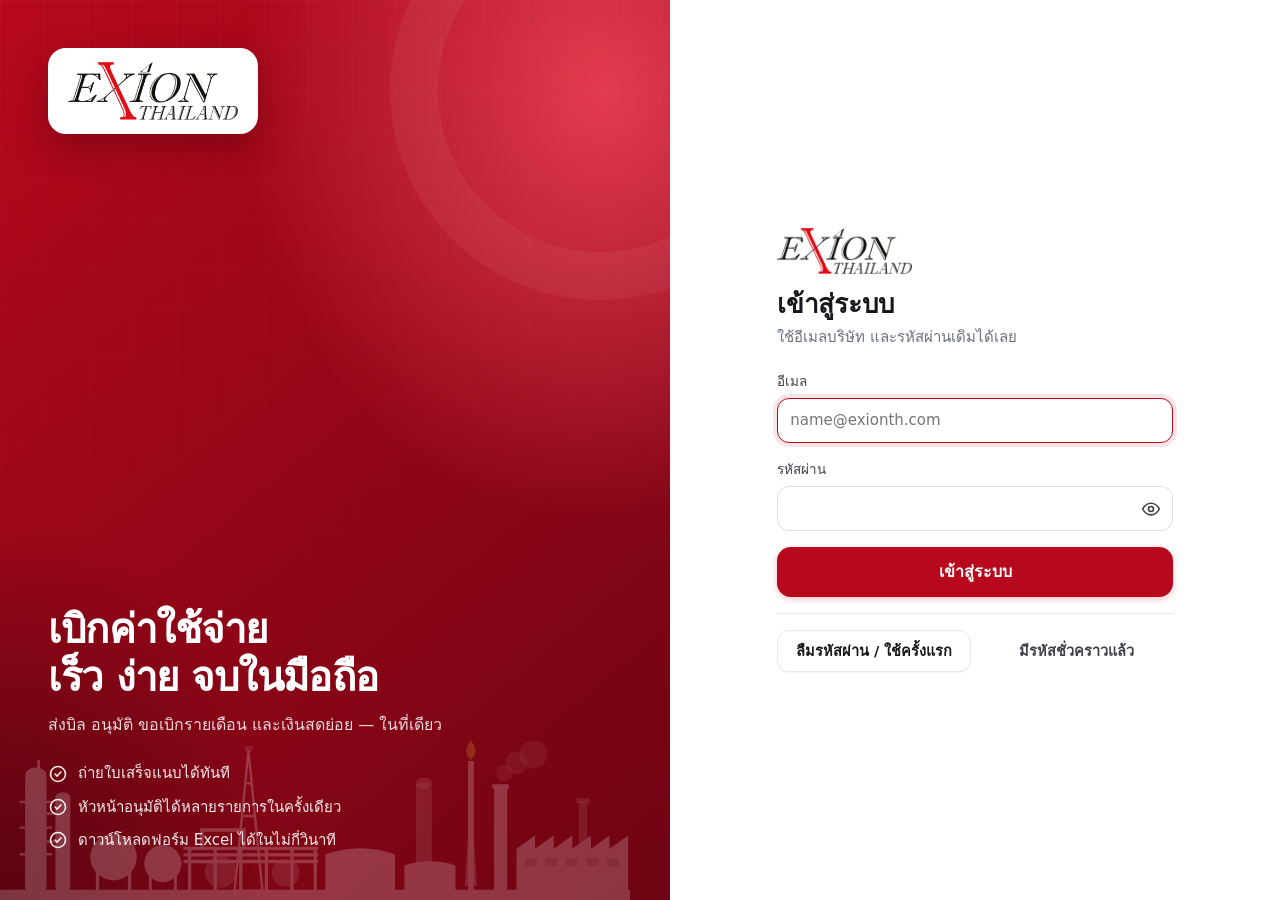
<file: index.html>
<!doctype html>
<html lang="th">
<head>
  <meta charset="utf-8">
  <meta http-equiv="Content-Security-Policy" content="default-src 'none'; script-src 'self'; style-src 'self' 'unsafe-inline' https://fonts.googleapis.com; font-src https://fonts.gstatic.com; img-src 'self' data: blob: https://*.supabase.co; connect-src 'self' https://*.supabase.co wss://*.supabase.co; frame-src https://*.supabase.co; worker-src 'self'; manifest-src 'self'; object-src 'none'; base-uri 'none'; form-action 'self'">
  <meta name="referrer" content="strict-origin-when-cross-origin">
  <meta name="viewport" content="width=device-width, initial-scale=1, viewport-fit=cover">
  <title>EXION Expense</title>
  <meta name="description" content="ระบบเบิกค่าใช้จ่ายและเงินสดย่อย Exion Thailand">
  <meta name="theme-color" content="#B7081D">
  <meta name="apple-mobile-web-app-capable" content="yes">
  <meta name="mobile-web-app-capable" content="yes">
  <meta name="apple-mobile-web-app-status-bar-style" content="default">
  <meta name="apple-mobile-web-app-title" content="EXION">
  <link rel="manifest" href="manifest.webmanifest">
  <link rel="icon" href="icons/favicon-64.png" type="image/png">
  <link rel="apple-touch-icon" href="icons/apple-touch-icon.png">
  <link rel="preconnect" href="https://fonts.googleapis.com">
  <link rel="preconnect" href="https://fonts.gstatic.com" crossorigin>
  <link rel="stylesheet" href="https://fonts.googleapis.com/css2?family=IBM+Plex+Sans+Thai:wght@400;500;600;700&display=swap">
  <link rel="stylesheet" href="css/app.css?v=10.4.32">
  <script src="config.js?v=10.4.32"></script>
  <script src="js/csp.js?v=10.4.32"></script>
  <script src="vendor/supabase-2.117.2.js" integrity="sha384-Rj26LVGvoeRVR6+mwQmFfcR3QOBEwT+ZmuCWpuiqeTzJpCs0ER4ITAWGb4Hiy3Ok" crossorigin="anonymous"></script>
  <script type="module" src="js/main.js?v=10.4.32"></script>
</head>
<body>
  <div id="app"><div style="min-height:100vh;display:grid;place-items:center"><span class="spin"></span></div></div>
  <noscript>กรุณาเปิด JavaScript เพื่อใช้งานระบบ</noscript>
</body>
</html>
</file>
<file: css/app.css>
/* ════════════════════════════════════════════════════════════════════
   EXION Expense — Design system v10 (Supabase edition)
   ฟอนต์ IBM Plex Sans Thai · สีหลักแดง EXION · การ์ดขาวพื้นเทาอ่อน
   หน้าเพจใช้คลาสในไฟล์นี้เท่านั้น (ไม่มี <style> ในแต่ละหน้า)
   ════════════════════════════════════════════════════════════════════ */
:root {
  --brand: #B7081D; --brand-600: #9E0719; --brand-700: #7F0514; --brand-50: #FDF1F2; --brand-100: #FBE0E3;
  --ink: #17181C; --ink-2: #3D4049; --muted: #6B7080; --faint: #9AA0AE;
  --line: #E7E9EE; --line-2: #F0F1F4; --bg: #F5F6F8; --surface: #FFFFFF; --surface-2: #FAFBFC;
  --ok: #138A4B; --ok-bg: #E8F6EE; --warn: #B4610B; --warn-bg: #FEF4E6; --bad: #C8202F; --bad-bg: #FDECEE;
  --info: #2459D1; --info-bg: #EBF1FD; --violet: #6D3FD6; --violet-bg: #F1ECFD; --teal: #0E7C74; --teal-bg: #E6F5F3;
  --r-xs: 8px; --r-sm: 10px; --r: 14px; --r-lg: 18px; --r-xl: 24px;
  --sh-1: 0 1px 2px rgba(23, 24, 28, .05); --sh-2: 0 2px 8px rgba(23, 24, 28, .06), 0 1px 2px rgba(23, 24, 28, .04);
  --sh-3: 0 12px 32px rgba(23, 24, 28, .12), 0 2px 6px rgba(23, 24, 28, .06);
  --font: 'IBM Plex Sans Thai', 'Noto Sans Thai', system-ui, -apple-system, 'Segoe UI', sans-serif;
  --side-w: 256px; --top-h: 60px; --nav-h: 64px;
  --safe-b: env(safe-area-inset-bottom, 0px);
}
*, *::before, *::after { box-sizing: border-box; }
html { -webkit-text-size-adjust: 100%; }
body { margin: 0; font-family: var(--font); font-size: 15px; line-height: 1.55; color: var(--ink); background: var(--bg);
  -webkit-font-smoothing: antialiased; -webkit-tap-highlight-color: transparent; }
h1, h2, h3, h4 { margin: 0; line-height: 1.3; font-weight: 600; letter-spacing: -.01em; }
h1 { font-size: 22px; } h2 { font-size: 18px; } h3 { font-size: 16px; } h4 { font-size: 14px; }
p { margin: 0; }
a { color: var(--brand); text-decoration: none; }
button, input, select, textarea { font: inherit; color: inherit; }
img { max-width: 100%; display: block; }
svg.i { width: 20px; height: 20px; flex: none; stroke: currentColor; fill: none; stroke-width: 1.9; stroke-linecap: round; stroke-linejoin: round; }
svg.i.sm { width: 16px; height: 16px; } svg.i.lg { width: 24px; height: 24px; }
.num, .amount { font-variant-numeric: tabular-nums; }
.amount { font-weight: 600; white-space: nowrap; }
.muted { color: var(--muted); } .faint { color: var(--faint); } .text-sm { font-size: 13px; } .text-xs { font-size: 12px; }
.text-lg { font-size: 17px; } .text-right { text-align: right; } .text-center { text-align: center; } .bold { font-weight: 600; }
.ok-text { color: var(--ok); } .bad-text { color: var(--bad); } .warn-text { color: var(--warn); } .brand-text { color: var(--brand); }
.nowrap { white-space: nowrap; } .ellipsis { overflow: hidden; text-overflow: ellipsis; white-space: nowrap; min-width: 0; }
.flex { display: flex; align-items: center; gap: 8px; } .flex.wrap { flex-wrap: wrap; } .between { justify-content: space-between; }
.col { display: flex; flex-direction: column; gap: 8px; } .grow { flex: 1; min-width: 0; }
.gap-4 { gap: 4px; } .gap-12 { gap: 12px; } .gap-16 { gap: 16px; }
.mt-4 { margin-top: 4px; } .mt-8 { margin-top: 8px; } .mt-12 { margin-top: 12px; } .mt-16 { margin-top: 16px; } .mt-24 { margin-top: 24px; }
.mb-8 { margin-bottom: 8px; } .mb-12 { margin-bottom: 12px; } .mb-16 { margin-bottom: 16px; }
.hidden { display: none !important; }
.stack > * + * { margin-top: 16px; }
.stack-sm > * + * { margin-top: 10px; }

/* ═══════════ App shell ═══════════ */
.app { min-height: 100vh; }
.sidebar { display: none; }
.topbar { position: sticky; top: 0; z-index: 30; height: var(--top-h); display: flex; align-items: center; gap: 10px; padding: 0 16px;
  background: rgba(255, 255, 255, .86); backdrop-filter: saturate(1.6) blur(14px); -webkit-backdrop-filter: saturate(1.6) blur(14px);
  border-bottom: 1px solid var(--line); }
.topbar .back { margin-left: -8px; }
.topbar .title { flex: 1; min-width: 0; font-size: 17px; font-weight: 600; overflow: hidden; text-overflow: ellipsis; white-space: nowrap; }
.topbar .brand-mini { display: flex; align-items: center; gap: 8px; }
.main { padding: 16px 16px calc(var(--nav-h) + var(--safe-b) + 28px); max-width: 1120px; margin: 0 auto; }
.logo-mark { width: 34px; height: 34px; border-radius: 10px; background: var(--brand); color: #fff; display: grid; place-items: center;
  font-weight: 700; font-size: 14px; letter-spacing: .02em; flex: none; box-shadow: 0 4px 10px rgba(183, 8, 29, .25); }
.logo-mark img { width: 100%; height: 100%; object-fit: contain; border-radius: inherit; background: #fff; }

.bottom-nav { position: fixed; left: 0; right: 0; bottom: 0; z-index: 40; display: flex; height: calc(var(--nav-h) + var(--safe-b));
  padding-bottom: var(--safe-b); background: rgba(255, 255, 255, .96); backdrop-filter: blur(14px); -webkit-backdrop-filter: blur(14px);
  border-top: 1px solid var(--line); }
.bottom-nav a, .bottom-nav button { flex: 1; display: flex; flex-direction: column; align-items: center; justify-content: center; gap: 2px;
  color: var(--muted); font-size: 11px; font-weight: 500; background: none; border: 0; position: relative; cursor: pointer; padding: 0; min-width: 0; }
.bottom-nav .active { color: var(--brand); }
.bottom-nav .active svg.i { stroke-width: 2.3; }
.bottom-nav .fab { flex: 0 0 64px; }
.bottom-nav .fab span.fab-btn { width: 48px; height: 48px; border-radius: 16px; background: var(--brand); color: #fff; display: grid; place-items: center;
  box-shadow: 0 6px 16px rgba(183, 8, 29, .35); margin-top: -18px; }
.nav-badge { position: absolute; top: 6px; left: calc(50% + 6px); min-width: 18px; height: 18px; padding: 0 5px; border-radius: 9px; background: var(--brand);
  color: #fff; font-size: 11px; font-weight: 600; display: grid; place-items: center; line-height: 1; border: 2px solid #fff; }

@media (min-width: 1024px) {
  .app { display: grid; grid-template-columns: var(--side-w) 1fr; }
  .sidebar { display: flex; flex-direction: column; position: sticky; top: 0; height: 100vh; background: var(--surface); border-right: 1px solid var(--line);
    padding: 18px 14px; gap: 6px; overflow-y: auto; }
  .bottom-nav, .hide-desktop { display: none !important; }
  .main { padding: 24px 32px 48px; }
  .topbar { padding: 0 32px; }
  .topbar .back { display: none; }
}
@media (max-width: 1023px) { .hide-mobile { display: none !important; } }
.side-brand { display: flex; align-items: center; gap: 10px; padding: 4px 8px 14px; }
.side-brand .t1 { font-weight: 700; font-size: 15px; line-height: 1.2; } .side-brand .t2 { font-size: 12px; color: var(--muted); }
.side-section { font-size: 11px; font-weight: 600; letter-spacing: .06em; color: var(--faint); text-transform: uppercase; padding: 14px 10px 4px; }
.side-link { display: flex; align-items: center; gap: 11px; padding: 9px 10px; border-radius: 10px; color: var(--ink-2); font-weight: 500; font-size: 14.5px; position: relative; }
.side-link:hover { background: var(--line-2); }
.side-link.active { background: var(--brand-50); color: var(--brand); }
.side-link .cnt { margin-left: auto; background: var(--brand); color: #fff; font-size: 11px; font-weight: 600; border-radius: 10px; padding: 1px 7px; }
.side-foot { margin-top: auto; padding-top: 12px; border-top: 1px solid var(--line); }
.app-switch { display: grid; grid-template-columns: 1fr 1fr; background: var(--line-2); border-radius: 12px; padding: 4px; gap: 4px; }
.app-switch a { text-align: center; padding: 7px 4px; border-radius: 9px; font-size: 13px; font-weight: 500; color: var(--muted); }
.app-switch a.on { background: var(--surface); color: var(--ink); box-shadow: var(--sh-1); }

.user-chip { display: flex; align-items: center; gap: 10px; padding: 8px; border-radius: 12px; cursor: pointer; background: none; border: 0; width: 100%; text-align: left; }
.user-chip:hover { background: var(--line-2); }
.avatar { width: 36px; height: 36px; border-radius: 50%; display: grid; place-items: center; font-weight: 600; font-size: 14px; flex: none;
  background: linear-gradient(135deg, #2B2D35, #4A4E5A); color: #fff; }
.avatar.sm { width: 30px; height: 30px; font-size: 12px; } .avatar.lg { width: 56px; height: 56px; font-size: 20px; }
.avatar.brand { background: linear-gradient(135deg, var(--brand), #E0384C); }

/* ═══════════ Page header ═══════════ */
.page-head { display: flex; align-items: flex-end; justify-content: space-between; gap: 12px; flex-wrap: wrap; margin-bottom: 16px; }
.page-head h1 { font-size: 24px; }
.page-head .sub { color: var(--muted); font-size: 14px; margin-top: 2px; }
.page-head .actions { display: flex; gap: 8px; flex-wrap: wrap; }
@media (max-width: 1023px) { .page-head h1 { font-size: 20px; } .page-head.compact h1 { display: none; } }

/* ═══════════ Cards ═══════════ */
.card { background: var(--surface); border: 1px solid var(--line); border-radius: var(--r-lg); box-shadow: var(--sh-1); }
.card.pad, .card .pad { padding: 16px; }
@media (min-width: 640px) { .card.pad, .card .pad { padding: 20px; } }
.card-head { display: flex; align-items: center; justify-content: space-between; gap: 10px; padding: 14px 16px; border-bottom: 1px solid var(--line-2); }
.card-head { flex-wrap: wrap; }
.card-head h3 { font-size: 15px; display: flex; align-items: center; gap: 8px; white-space: nowrap; }
.card-head .link { font-size: 13px; font-weight: 500; display: flex; align-items: center; gap: 2px; }
.card-foot { padding: 12px 16px; border-top: 1px solid var(--line-2); background: var(--surface-2); border-radius: 0 0 var(--r-lg) var(--r-lg); }
.grid { display: grid; gap: 16px; }
.grid-2 { display: grid; gap: 12px; grid-template-columns: repeat(2, minmax(0, 1fr)); }
.grid-3 { display: grid; gap: 12px; grid-template-columns: repeat(3, minmax(0, 1fr)); }
.grid-4 { display: grid; gap: 12px; grid-template-columns: repeat(2, minmax(0, 1fr)); }
@media (min-width: 760px) { .grid-4 { grid-template-columns: repeat(4, minmax(0, 1fr)); } .split { display: grid; grid-template-columns: minmax(0, 1.6fr) minmax(0, 1fr); gap: 16px; align-items: start; } }
@media (max-width: 759px) { .grid-3.collapse { grid-template-columns: 1fr; } .split > * + * { margin-top: 16px; } }

/* ═══════════ Hero + stats ═══════════ */
.hero { position: relative; overflow: hidden; border-radius: var(--r-xl); padding: 20px; color: #fff;
  background: radial-gradient(120% 140% at 100% 0%, #E33B50 0%, rgba(227, 59, 80, 0) 55%), linear-gradient(135deg, #B7081D 0%, #7F0514 100%);
  box-shadow: 0 10px 30px rgba(127, 5, 20, .25); }
.hero.dark { background: radial-gradient(120% 140% at 100% 0%, #4A4E5A 0%, rgba(74, 78, 90, 0) 55%), linear-gradient(135deg, #22242B 0%, #111216 100%); box-shadow: 0 10px 30px rgba(17, 18, 22, .25); }
.hero.green { background: radial-gradient(120% 140% at 100% 0%, #2BB673 0%, rgba(43, 182, 115, 0) 55%), linear-gradient(135deg, #138A4B 0%, #0B5E33 100%); box-shadow: 0 10px 30px rgba(11, 94, 51, .25); }
.hero::after { content: ''; position: absolute; right: -60px; bottom: -80px; width: 220px; height: 220px; border-radius: 50%; border: 36px solid rgba(255, 255, 255, .06); }
.hero .eyebrow { font-size: 13px; opacity: .85; }
.hero .big { font-size: 34px; font-weight: 700; letter-spacing: -.02em; line-height: 1.15; font-variant-numeric: tabular-nums; }
.hero .hero-stats { display: grid; grid-template-columns: repeat(3, minmax(0, 1fr)); gap: 8px; margin-top: 18px; position: relative; z-index: 1; }
.hero .hs { background: rgba(255, 255, 255, .12); border-radius: 12px; padding: 10px 12px; min-width: 0; }
.hero .hs .v { font-size: 18px; font-weight: 600; font-variant-numeric: tabular-nums; white-space: nowrap; overflow: hidden; text-overflow: ellipsis; }
.hero .hs .l { font-size: 12px; opacity: .85; }
.hero .btn { position: relative; z-index: 1; }
.stat { background: var(--surface); border: 1px solid var(--line); border-radius: var(--r); padding: 14px 16px; min-width: 0; }
.stat .l { font-size: 13px; color: var(--muted); display: flex; align-items: center; gap: 6px; }
.stat .v { font-size: 22px; font-weight: 650; margin-top: 2px; font-variant-numeric: tabular-nums; white-space: nowrap; overflow: hidden; text-overflow: ellipsis; }
.stat .d { font-size: 12px; margin-top: 2px; color: var(--muted); }
.stat.warn .v { color: var(--warn); } .stat.ok .v { color: var(--ok); } .stat.bad .v { color: var(--bad); } .stat.brand .v { color: var(--brand); }

/* ═══════════ Buttons ═══════════ */
.btn { display: inline-flex; align-items: center; justify-content: center; gap: 8px; min-height: 42px; padding: 0 16px; border-radius: 12px;
  border: 1px solid transparent; font-weight: 600; font-size: 14.5px; cursor: pointer; white-space: nowrap; transition: background .15s, box-shadow .15s, transform .05s;
  background: var(--line-2); color: var(--ink); user-select: none; }
.btn:active { transform: translateY(1px); }
.btn:disabled, .btn[aria-disabled=true] { opacity: .5; pointer-events: none; }
.btn-primary { background: var(--brand); color: #fff; box-shadow: 0 2px 6px rgba(183, 8, 29, .25); }
.btn-primary:hover { background: var(--brand-600); }
.btn-secondary { background: var(--surface); border-color: var(--line); color: var(--ink); box-shadow: var(--sh-1); }
.btn-secondary:hover { border-color: #D5D8DF; background: var(--surface-2); }
.btn-ghost { background: transparent; color: var(--ink-2); }
.btn-ghost:hover { background: var(--line-2); }
.btn-danger { background: var(--bad-bg); color: var(--bad); } .btn-danger:hover { background: #FAD9DD; }
.btn-danger.solid { background: var(--bad); color: #fff; }
.btn-success { background: var(--ok); color: #fff; } .btn-success:hover { background: #0F7440; }
.btn-white { background: #fff; color: var(--brand); } .btn-white:hover { background: #FFF5F6; }
.btn-glass { background: rgba(255, 255, 255, .16); color: #fff; } .btn-glass:hover { background: rgba(255, 255, 255, .24); }
.btn-sm { min-height: 34px; padding: 0 12px; font-size: 13.5px; border-radius: 10px; gap: 6px; }
.btn-lg { min-height: 50px; font-size: 16px; padding: 0 22px; border-radius: 14px; }
.btn-block { width: 100%; }
.btn-icon { width: 40px; min-height: 40px; padding: 0; border: 0; border-radius: 12px; background: transparent; cursor: pointer; display: inline-grid; place-items: center; color: var(--ink-2); position: relative; }
.btn-icon:hover { background: var(--line-2); }
.btn-icon.sm { width: 32px; min-height: 32px; border-radius: 9px; }
.btn .spin { width: 16px; height: 16px; border-width: 2px; }
.btn-row { display: flex; gap: 8px; flex-wrap: wrap; } .btn-row > .btn { flex: 1; }

/* ═══════════ Forms ═══════════ */
.field { display: flex; flex-direction: column; gap: 6px; min-width: 0; }
.field > label, .label { font-size: 13.5px; font-weight: 500; color: var(--ink-2); display: flex; align-items: center; gap: 6px; }
.field .req::after { content: ' *'; color: var(--bad); }
.field .opt { font-weight: 400; color: var(--faint); font-size: 12px; }
.hint { font-size: 12.5px; color: var(--muted); }
.err-text { font-size: 12.5px; color: var(--bad); }
.input, input.input, select.input, textarea.input { width: 100%; min-height: 44px; padding: 10px 12px; border: 1px solid #DCDFE5; border-radius: 12px; background: var(--surface);
  font-size: 15px; outline: none; transition: border-color .15s, box-shadow .15s; appearance: none; -webkit-appearance: none; }
textarea.input { min-height: 84px; resize: vertical; line-height: 1.5; }
select.input { padding-right: 36px; background-image: url("data:image/svg+xml,%3Csvg xmlns='http://www.w3.org/2000/svg' width='20' height='20' viewBox='0 0 24 24' fill='none' stroke='%236B7080' stroke-width='2' stroke-linecap='round' stroke-linejoin='round'%3E%3Cpath d='m6 9 6 6 6-6'/%3E%3C/svg%3E");
  background-repeat: no-repeat; background-position: right 10px center; }
.input:focus { border-color: var(--brand); box-shadow: 0 0 0 4px rgba(183, 8, 29, .1); }
.input.invalid { border-color: var(--bad); background: #FFFBFB; }
.input:disabled, .input[readonly] { background: var(--surface-2); color: var(--muted); }
.input-group { position: relative; display: flex; align-items: center; }
.input-group .input { flex: 1; }
.input-group .pre, .input-group .suf { position: absolute; color: var(--muted); font-size: 14px; pointer-events: none; }
.input-group .pre { left: 12px; } .input-group .suf { right: 12px; }
.input-group.has-pre .input { padding-left: 30px; } .input-group.has-suf .input { padding-right: 46px; }
.input.big { font-size: 22px; font-weight: 600; min-height: 54px; font-variant-numeric: tabular-nums; }
.form-grid { display: grid; gap: 14px; grid-template-columns: 1fr; }
@media (min-width: 640px) { .form-grid.two { grid-template-columns: 1fr 1fr; } .form-grid .span-2 { grid-column: 1 / -1; } }
.seg { display: inline-flex; background: var(--line-2); border-radius: 12px; padding: 3px; gap: 2px; max-width: 100%; overflow-x: auto; }
.seg button { border: 0; background: transparent; padding: 7px 14px; border-radius: 9px; font-size: 13.5px; font-weight: 500; color: var(--muted); cursor: pointer; white-space: nowrap; }
.seg button.on { background: var(--surface); color: var(--ink); box-shadow: var(--sh-1); }
.check { display: flex; align-items: center; gap: 10px; cursor: pointer; font-size: 14px; }
.check input { width: 20px; height: 20px; accent-color: var(--brand); flex: none; margin: 0; }
.cat-picker { display: grid; grid-template-columns: repeat(auto-fill, minmax(96px, 1fr)); gap: 8px; }
.cat-opt { display: flex; flex-direction: column; align-items: center; gap: 6px; padding: 12px 6px; border: 1px solid var(--line); border-radius: 14px; background: var(--surface);
  cursor: pointer; font-size: 12.5px; font-weight: 500; text-align: center; color: var(--ink-2); line-height: 1.25; }
.cat-opt:hover { border-color: #D5D8DF; }
.cat-opt.on { border-color: var(--brand); background: var(--brand-50); color: var(--brand); box-shadow: 0 0 0 3px rgba(183, 8, 29, .08); }

/* ═══════════ Badges / chips ═══════════ */
.badge { display: inline-flex; align-items: center; gap: 5px; height: 24px; padding: 0 9px; border-radius: 999px; font-size: 12px; font-weight: 600; white-space: nowrap;
  background: var(--line-2); color: var(--ink-2); }
.badge::before { content: ''; width: 6px; height: 6px; border-radius: 50%; background: currentColor; opacity: .9; }
.badge.plain::before { display: none; }
.b-pending { background: var(--warn-bg); color: var(--warn); } .b-approved, .b-ok { background: var(--ok-bg); color: var(--ok); }
.b-rejected, .b-bad { background: var(--bad-bg); color: var(--bad); } .b-info { background: var(--info-bg); color: var(--info); }
.b-violet { background: var(--violet-bg); color: var(--violet); } .b-teal, .b-paid { background: var(--teal-bg); color: var(--teal); }
.b-neutral { background: var(--line-2); color: var(--muted); } .b-brand { background: var(--brand-50); color: var(--brand); }
.chips { display: flex; gap: 6px; overflow-x: auto; padding-bottom: 2px; scrollbar-width: none; } .chips::-webkit-scrollbar { display: none; }
.chip { flex: none; height: 34px; padding: 0 14px; border-radius: 999px; border: 1px solid var(--line); background: var(--surface); font-size: 13.5px; font-weight: 500;
  color: var(--ink-2); cursor: pointer; display: inline-flex; align-items: center; gap: 6px; }
.chip.on { background: var(--ink); border-color: var(--ink); color: #fff; }
.chip .n { font-size: 11.5px; background: rgba(0, 0, 0, .07); border-radius: 8px; padding: 0 6px; }
.chip.on .n { background: rgba(255, 255, 255, .2); }

/* ═══════════ Lists ═══════════ */
.list { display: flex; flex-direction: column; }
.row { display: flex; align-items: center; gap: 12px; padding: 12px 16px; border-bottom: 1px solid var(--line-2); min-width: 0; background: transparent; width: 100%;
  text-align: left; border-left: 0; border-right: 0; border-top: 0; color: inherit; }
.row:last-child { border-bottom: 0; }
a.row, button.row, .row.click { cursor: pointer; }
a.row:hover, button.row:hover, .row.click:hover { background: var(--surface-2); }
.row.selected { background: var(--brand-50); }
.row-icon { width: 40px; height: 40px; border-radius: 12px; display: grid; place-items: center; flex: none; background: var(--line-2); color: var(--ink-2); }
.row-icon.c-red { background: var(--brand-50); color: var(--brand); } .row-icon.c-green { background: var(--ok-bg); color: var(--ok); }
.row-icon.c-amber { background: var(--warn-bg); color: var(--warn); } .row-icon.c-blue { background: var(--info-bg); color: var(--info); }
.row-icon.c-violet { background: var(--violet-bg); color: var(--violet); } .row-icon.c-teal { background: var(--teal-bg); color: var(--teal); }
.row-main { flex: 1; min-width: 0; }
.row-title { font-weight: 550; font-size: 14.5px; overflow: hidden; text-overflow: ellipsis; white-space: nowrap; }
.row-sub { font-size: 12.5px; color: var(--muted); overflow: hidden; text-overflow: ellipsis; white-space: nowrap; }
.row-end { display: flex; flex-direction: column; align-items: flex-end; gap: 3px; flex: none; }
.row .check input { width: 20px; height: 20px; }
.group-label { font-size: 12px; font-weight: 600; color: var(--muted); padding: 14px 16px 6px; background: var(--surface-2); border-bottom: 1px solid var(--line-2);
  display: flex; justify-content: space-between; }
.group-label:first-child { border-radius: var(--r-lg) var(--r-lg) 0 0; }

/* ═══════════ Key/value detail ═══════════ */
.kv { display: grid; grid-template-columns: minmax(96px, 34%) 1fr; gap: 8px 12px; font-size: 14px; }
.kv dt { color: var(--muted); } .kv dd { margin: 0; font-weight: 500; word-break: break-word; }
.kv.tight { gap: 4px 10px; font-size: 13.5px; }
.kv-min { flex: 1 1 240px; min-width: 0; }   /* ไม่ให้ถูกบีบจนอีเมลแตกทีละตัวอักษร — ยอดเงินจะขึ้นบรรทัดใหม่แทน */

/* ═══════════ Tabs / toolbar ═══════════ */
.tabs { display: flex; gap: 4px; border-bottom: 1px solid var(--line); overflow-x: auto; scrollbar-width: none; margin-bottom: 16px; }
.tabs::-webkit-scrollbar { display: none; }
.tabs button, .tabs a { flex: none; border: 0; background: none; padding: 10px 12px; font-size: 14.5px; font-weight: 500; color: var(--muted); cursor: pointer;
  border-bottom: 2px solid transparent; margin-bottom: -1px; display: flex; align-items: center; gap: 6px; }
.tabs .on { color: var(--ink); border-bottom-color: var(--brand); }
.tabs .n { font-size: 12px; background: var(--line-2); border-radius: 8px; padding: 0 6px; color: var(--ink-2); }
.tabs .on .n { background: var(--brand); color: #fff; }
.toolbar { display: flex; gap: 8px; align-items: center; flex-wrap: wrap; margin-bottom: 12px; }
.search { position: relative; flex: 1; min-width: 180px; }
.search svg.i { position: absolute; left: 12px; top: 50%; transform: translateY(-50%); color: var(--faint); width: 18px; height: 18px; }
.search .input { padding-left: 38px; min-height: 40px; }

/* ═══════════ Table ═══════════ */
.table-wrap { overflow: auto; border: 1px solid var(--line); border-radius: var(--r); background: var(--surface); max-height: 70vh; }
table.tbl { width: 100%; border-collapse: separate; border-spacing: 0; font-size: 13.5px; }
.tbl th { position: sticky; top: 0; z-index: 1; background: var(--surface-2); text-align: left; font-weight: 600; color: var(--muted); font-size: 12.5px;
  padding: 10px 12px; border-bottom: 1px solid var(--line); white-space: nowrap; }
.tbl td { padding: 10px 12px; border-bottom: 1px solid var(--line-2); vertical-align: top; }
.tbl tr:last-child td { border-bottom: 0; }
.tbl tbody tr:hover td { background: var(--surface-2); }
.tbl .r { text-align: right; font-variant-numeric: tabular-nums; white-space: nowrap; }
.tbl tfoot td { position: sticky; bottom: 0; background: var(--surface-2); font-weight: 600; border-top: 1px solid var(--line); }
.tbl .sticky-col { position: sticky; left: 0; background: var(--surface); z-index: 1; }
.tbl th.sticky-col { z-index: 2; background: var(--surface-2); }

/* ═══════════ Alerts / empty / skeleton ═══════════ */
.alert { display: flex; gap: 10px; padding: 12px 14px; border-radius: var(--r); font-size: 14px; line-height: 1.5; background: var(--info-bg); color: #183E91; }
.alert svg.i { margin-top: 1px; }
.alert.warn { background: var(--warn-bg); color: #7A4108; } .alert.ok { background: var(--ok-bg); color: #0C5C32; } .alert.bad { background: var(--bad-bg); color: #8E1420; }
.alert.neutral { background: var(--line-2); color: var(--ink-2); }
.alert b { font-weight: 600; }
.empty { text-align: center; padding: 40px 20px; color: var(--muted); }
.empty .ic { width: 56px; height: 56px; border-radius: 18px; background: var(--line-2); display: grid; place-items: center; margin: 0 auto 12px; color: var(--faint); }
.empty .ic svg.i { width: 26px; height: 26px; }
.empty h3 { color: var(--ink); font-size: 16px; margin-bottom: 4px; }
.empty .btn { margin-top: 14px; }
.skel { background: linear-gradient(90deg, #ECEEF2 25%, #F5F6F8 37%, #ECEEF2 63%); background-size: 400% 100%; animation: sk 1.3s ease infinite; border-radius: 8px; }
@keyframes sk { 0% { background-position: 100% 50%; } 100% { background-position: 0 50%; } }
.skel-row { display: flex; gap: 12px; align-items: center; padding: 14px 16px; border-bottom: 1px solid var(--line-2); }
.skel-row .a { width: 40px; height: 40px; border-radius: 12px; } .skel-row .b { height: 12px; flex: 1; } .skel-row .c { height: 12px; width: 70px; }
.spin { width: 22px; height: 22px; border: 3px solid rgba(0, 0, 0, .1); border-top-color: var(--brand); border-radius: 50%; animation: spin .7s linear infinite; display: inline-block; }
.btn-primary .spin, .btn-success .spin { border-color: rgba(255, 255, 255, .35); border-top-color: #fff; }
@keyframes spin { to { transform: rotate(360deg); } }
.progress-bar { position: fixed; top: 0; left: 0; height: 3px; background: var(--brand); z-index: 100; transition: width .3s, opacity .3s; box-shadow: 0 0 8px rgba(183, 8, 29, .5); }

/* ═══════════ Steps (export stage) ═══════════ */
.steps { display: flex; align-items: flex-start; gap: 0; }
.steps .st { flex: 1; display: flex; flex-direction: column; align-items: center; text-align: center; font-size: 12px; color: var(--faint); position: relative; gap: 6px; }
.steps .st::before { content: ''; position: absolute; top: 11px; left: -50%; right: 50%; height: 2px; background: var(--line); z-index: 0; }
.steps .st:first-child::before { display: none; }
.steps .dot { width: 24px; height: 24px; border-radius: 50%; background: var(--surface); border: 2px solid var(--line); display: grid; place-items: center; position: relative; z-index: 1; }
.steps .dot svg.i { width: 14px; height: 14px; stroke-width: 3; }
.steps .st.done { color: var(--ok); } .steps .st.done .dot { background: var(--ok); border-color: var(--ok); color: #fff; } .steps .st.done::before { background: var(--ok); }
.steps .st.now { color: var(--warn); font-weight: 600; } .steps .st.now .dot { border-color: var(--warn); background: var(--warn-bg); }
.steps .st.fail { color: var(--bad); } .steps .st.fail .dot { background: var(--bad); border-color: var(--bad); color: #fff; }

/* ═══════════ Bars ═══════════ */
.bars { display: flex; flex-direction: column; gap: 10px; }
.bar-row { display: grid; grid-template-columns: minmax(70px, 30%) 1fr auto; gap: 10px; align-items: center; font-size: 13.5px; }
.bar-row .track { height: 10px; background: var(--line-2); border-radius: 6px; overflow: hidden; }
.bar-row .fill { height: 100%; background: linear-gradient(90deg, var(--brand), #E0384C); border-radius: 6px; }
.meter { height: 10px; background: var(--line-2); border-radius: 6px; overflow: hidden; }
.meter > i { display: block; height: 100%; background: var(--ok); border-radius: 6px; }
.meter.warn > i { background: var(--warn); } .meter.bad > i { background: var(--bad); }

/* ═══════════ Receipts / signature ═══════════ */
.thumbs { display: flex; gap: 8px; flex-wrap: wrap; }
.thumb { width: 72px; height: 72px; border-radius: 12px; border: 1px solid var(--line); background: var(--surface-2) center/cover no-repeat; position: relative; cursor: pointer;
  display: grid; place-items: center; color: var(--muted); overflow: hidden; flex: none; }
.thumb .x { position: absolute; top: 3px; right: 3px; width: 22px; height: 22px; border-radius: 50%; background: rgba(0, 0, 0, .6); color: #fff; border: 0; display: grid; place-items: center; cursor: pointer; }
.thumb .x svg.i { width: 13px; height: 13px; stroke-width: 2.6; }
.thumb.add { border-style: dashed; border-width: 1.5px; background: var(--surface); flex-direction: column; gap: 2px; font-size: 11px; }
.thumb.add:hover { border-color: var(--brand); color: var(--brand); }
.thumb.pdf { font-size: 11px; font-weight: 700; color: var(--bad); }
.sig-pad { position: relative; border: 1.5px dashed #CDD1D9; border-radius: var(--r); background: #fff; height: 180px; touch-action: none; overflow: hidden; }
.sig-pad canvas { width: 100%; height: 100%; display: block; cursor: crosshair; }
.sig-pad .ph { position: absolute; inset: 0; display: grid; place-items: center; color: var(--faint); pointer-events: none; font-size: 14px; }
.sig-pad .line { position: absolute; left: 24px; right: 24px; bottom: 44px; border-bottom: 1px solid #E3E5EA; pointer-events: none; }
.sig-img { height: 90px; max-width: 260px; object-fit: contain; border: 1px solid var(--line); border-radius: 12px; background: #fff; padding: 6px; }

/* ═══════════ Overlays ═══════════ */
.backdrop { position: fixed; inset: 0; background: rgba(17, 18, 22, .45); z-index: 80; display: flex; align-items: flex-end; justify-content: center;
  animation: fade .18s ease; backdrop-filter: blur(2px); -webkit-backdrop-filter: blur(2px); }
.sheet { position: relative; background: var(--surface); width: 100%; max-height: 92vh; border-radius: 22px 22px 0 0; display: flex; flex-direction: column; animation: up .22s cubic-bezier(.2, .8, .2, 1);
  padding-bottom: var(--safe-b); box-shadow: var(--sh-3); }
.sheet-head { display: flex; align-items: center; gap: 8px; padding: 22px 16px 10px; }
.sheet-head h3 { flex: 1; font-size: 17px; }
.sheet-head::before { content: ''; position: absolute; left: 50%; transform: translateX(-50%); top: 8px; width: 40px; height: 4px; border-radius: 2px; background: var(--line); }
.sheet-body { padding: 4px 16px 16px; overflow-y: auto; -webkit-overflow-scrolling: touch; }
.sheet-foot { padding: 12px 16px; border-top: 1px solid var(--line-2); display: flex; gap: 8px; }
.sheet-foot .btn { flex: 1; }
@media (min-width: 640px) {
  .backdrop { align-items: center; padding: 24px; }
  .sheet { max-width: 560px; border-radius: 22px; max-height: 86vh; animation: pop .2s cubic-bezier(.2, .8, .2, 1); }
  .sheet.wide { max-width: 860px; }
  .sheet-head::before { display: none; }
  .sheet-head { padding-top: 16px; }
}
@keyframes fade { from { opacity: 0; } } @keyframes up { from { transform: translateY(40px); opacity: .4; } } @keyframes pop { from { transform: scale(.96); opacity: 0; } }
.toast-wrap { position: fixed; left: 0; right: 0; bottom: calc(var(--nav-h) + var(--safe-b) + 14px); z-index: 120; display: flex; flex-direction: column; align-items: center; gap: 8px; pointer-events: none; padding: 0 16px; }
@media (min-width: 1024px) { .toast-wrap { bottom: 24px; } }
.toast { pointer-events: auto; background: #1E2026; color: #fff; padding: 11px 16px; border-radius: 14px; font-size: 14px; box-shadow: var(--sh-3); display: flex; align-items: center; gap: 10px;
  max-width: 520px; animation: up .2s ease; }
.toast.ok svg.i { color: #4ADE80; } .toast.bad svg.i { color: #FF6B78; } .toast.info svg.i { color: #7CA6FF; }
.busy { position: fixed; inset: 0; z-index: 110; background: rgba(255, 255, 255, .6); backdrop-filter: blur(3px); -webkit-backdrop-filter: blur(3px); display: grid; place-items: center; animation: fade .2s; }
.busy .box { background: var(--surface); border-radius: 18px; box-shadow: var(--sh-3); padding: 22px 26px; display: flex; flex-direction: column; align-items: center; gap: 12px; min-width: 200px; text-align: center; }
.lightbox { position: fixed; inset: 0; z-index: 130; background: rgba(0, 0, 0, .92); display: flex; flex-direction: column; animation: fade .15s; }
.lightbox .lb-top { display: flex; align-items: center; justify-content: space-between; color: #fff; padding: 10px 12px; }
.lightbox .lb-top .btn-icon { color: #fff; } .lightbox .lb-top .btn-icon:hover { background: rgba(255, 255, 255, .12); }
.lightbox .lb-stage { flex: 1; min-height: 0; position: relative; overflow: hidden; display: grid; place-items: center; touch-action: none; }
/* วางรูปแบบ absolute → max-width/height อิงขนาดพื้นที่จริง = ย่อพอดีจอเสมอ (เดิม grid ทำให้รูปยาวล้นจอ) */
.lightbox img { position: absolute; inset: 0; margin: auto; max-width: 100%; max-height: 100%; transform-origin: center; user-select: none; -webkit-user-drag: none; cursor: zoom-in; }
.lightbox .lb-zoom { display: inline-flex; align-items: center; gap: 2px; margin-right: 6px; }
.lightbox .lb-zoom b { font-size: 20px; line-height: 1; }
.lightbox .lb-pct { width: auto; min-width: 52px; padding: 0 6px; font-size: 13px; font-variant-numeric: tabular-nums; }
.lightbox .lb-foot { padding: 10px 16px calc(14px + env(safe-area-inset-bottom)); display: flex; flex-direction: column; align-items: center; gap: 10px; color: #fff; }
.lightbox .lb-note { font-size: 13px; opacity: .85; text-align: center; }
.lightbox .lb-acts { display: flex; gap: 10px; flex-wrap: wrap; justify-content: center; }
.lightbox .lb-acts .btn { min-width: 132px; }
.lightbox iframe { position: absolute; inset: 0; width: 100%; height: 100%; border: 0; background: #fff; }

/* ═══════════ Notifications ═══════════ */
.notif-panel { position: fixed; z-index: 90; top: calc(var(--top-h) + 6px); right: 12px; width: min(400px, calc(100vw - 24px)); max-height: 70vh; display: flex; flex-direction: column;
  background: var(--surface); border: 1px solid var(--line); border-radius: 18px; box-shadow: var(--sh-3); animation: pop .15s; overflow: hidden; }
.notif-panel .np-head { display: flex; align-items: center; justify-content: space-between; padding: 12px 14px; border-bottom: 1px solid var(--line-2); }
.notif-panel .np-list { overflow-y: auto; }
.np-item { display: flex; gap: 10px; padding: 12px 14px; border-bottom: 1px solid var(--line-2); cursor: pointer; touch-action: pan-y; overflow: hidden;
  transition: transform .18s ease, opacity .18s ease, height .18s ease, padding .18s ease; }
.np-item.swiping { transition: none; }
.np-item.gone { height: 0 !important; padding-top: 0; padding-bottom: 0; opacity: 0; border-bottom-width: 0; }
.np-x { flex: none; align-self: flex-start; width: 28px; height: 28px; margin: -4px -6px 0 0; border: 0; border-radius: 50%; background: transparent; color: var(--faint); display: grid; place-items: center; cursor: pointer; }
.np-x:hover, .np-x:focus-visible { background: var(--line-2); color: var(--ink); }
.notif-panel .np-foot { padding: 8px 14px; font-size: 11.5px; color: var(--faint); border-top: 1px solid var(--line-2); display: flex; align-items: center; gap: 4px; flex-wrap: wrap; }
.np-item:hover { background: var(--surface-2); }
.np-item.unread { background: #FFF8F8; }
.np-item .dot { width: 8px; height: 8px; border-radius: 50%; background: var(--brand); margin-top: 7px; flex: none; }
.np-item:not(.unread) .dot { background: transparent; }
.np-item .t { font-weight: 550; font-size: 14px; } .np-item .b { font-size: 13px; color: var(--muted); } .np-item .w { font-size: 11.5px; color: var(--faint); margin-top: 2px; }
.bell-dot { position: absolute; top: 5px; right: 4px; min-width: 17px; height: 17px; border-radius: 9px; background: var(--brand); color: #fff; font-size: 10.5px; font-weight: 700;
  display: grid; place-items: center; padding: 0 4px; border: 2px solid #fff; }

/* ═══════════ Menu tiles ═══════════ */
.tiles { display: grid; grid-template-columns: repeat(auto-fill, minmax(150px, 1fr)); gap: 10px; }
.tile { display: flex; align-items: center; gap: 12px; padding: 14px; background: var(--surface); border: 1px solid var(--line); border-radius: var(--r); color: var(--ink); font-weight: 550; font-size: 14px; }
.tile:hover { border-color: #D5D8DF; box-shadow: var(--sh-2); }
.tile .row-icon { width: 38px; height: 38px; }

/* ═══════════ Sticky action bar ═══════════ */
.action-bar { position: sticky; bottom: calc(var(--nav-h) + var(--safe-b) + 10px); z-index: 20; margin-top: 16px; background: rgba(23, 24, 28, .94); color: #fff; border-radius: 16px; padding: 10px 10px 10px 16px;
  display: flex; align-items: center; gap: 10px; box-shadow: var(--sh-3); backdrop-filter: blur(10px); animation: up .2s; }
.action-bar .grow { font-size: 14px; } .action-bar .btn-ghost { color: #fff; } .action-bar .btn-ghost:hover { background: rgba(255, 255, 255, .1); }
@media (min-width: 1024px) { .action-bar { bottom: 16px; } }
.submit-bar { position: sticky; bottom: calc(var(--nav-h) + var(--safe-b) + 10px); z-index: 20; margin-top: 16px; background: var(--surface); border: 1px solid var(--line); border-radius: 18px;
  padding: 12px 12px 12px 16px; display: flex; align-items: center; gap: 12px; box-shadow: var(--sh-3); }
@media (min-width: 1024px) { .submit-bar { bottom: 16px; } }

/* ═══════════ Auth screen ═══════════ */
.auth { min-height: 100vh; display: grid; grid-template-columns: 1fr; grid-template-rows: auto 1fr; background: var(--surface); }
.auth-art { display: none; }
@media (min-width: 960px) {
  .auth { grid-template-columns: 1.1fr 1fr; grid-template-rows: 1fr; }
  .auth-art { display: flex; flex-direction: column; justify-content: space-between; padding: 48px; color: #fff; position: relative; overflow: hidden;
    background: radial-gradient(90% 80% at 90% 10%, #E33B50 0%, rgba(227, 59, 80, 0) 60%), radial-gradient(60% 60% at 0% 100%, #5A0410 0%, rgba(90, 4, 16, 0) 70%), linear-gradient(140deg, #B7081D, #6E0412); }
  .auth-art h2 { font-size: 40px; line-height: 1.2; font-weight: 700; letter-spacing: -.02em; max-width: 460px; }
  .auth-art p { opacity: .85; font-size: 16px; max-width: 420px; margin-top: 12px; }
  .auth-art .feat { display: flex; gap: 10px; align-items: center; margin-top: 10px; opacity: .92; }
}
.auth-art .ring { position: absolute; border-radius: 50%; border: 48px solid rgba(255, 255, 255, .05); }
/* โลโก้จริง + ภาพโรงงาน */
.art-logo { position: relative; z-index: 1; align-self: flex-start; background: #fff; border-radius: 18px; padding: 14px 20px; box-shadow: 0 14px 34px rgba(60, 0, 10, .35); }
.art-logo img { display: block; height: 58px; width: auto; }
.art-plant { position: absolute; left: -6%; bottom: 0; width: 112%; height: auto; opacity: .2; pointer-events: none; }
.auth-art::before { content: ""; position: absolute; inset: 0; pointer-events: none; opacity: .5;
  background-image: linear-gradient(rgba(255, 255, 255, .06) 1px, transparent 1px), linear-gradient(90deg, rgba(255, 255, 255, .06) 1px, transparent 1px); background-size: 44px 44px;
  -webkit-mask-image: linear-gradient(180deg, #000 0%, transparent 75%); mask-image: linear-gradient(180deg, #000 0%, transparent 75%); }
.auth-art > * { position: relative; }
.auth-art > .art-plant, .auth-art > .ring { position: absolute; }
.auth-logo { height: 46px; width: auto; align-self: flex-start; margin-bottom: 10px; }
.auth-hero { position: relative; overflow: hidden; height: 190px; display: grid; place-items: center; border-radius: 0 0 28px 28px;
  background: radial-gradient(90% 90% at 85% 0%, #E33B50 0%, rgba(227, 59, 80, 0) 60%), linear-gradient(150deg, #B7081D, #6E0412); padding-top: env(safe-area-inset-top); }
.auth-hero .art-plant { left: -30%; width: 160%; opacity: .22; }
.auth-hero .art-logo { align-self: center; padding: 10px 16px; border-radius: 16px; margin-bottom: 26px; }
.auth-hero .art-logo img { height: 46px; }
.auth-hero + .auth-form { padding-top: 22px; justify-content: flex-start; }
.auth-hero + .auth-form .auth-logo { display: none; }
.auth-hero + .auth-form h1 { margin-top: 4px; }
@media (min-width: 960px) { .auth-hero { display: none; } .auth-hero + .auth-form { justify-content: center; padding-top: 32px; } .auth-hero + .auth-form .auth-logo { display: block; } }
.logo-mark.is-img { background: #fff; padding: 3px; box-shadow: 0 2px 8px rgba(20, 20, 30, .12); border: 1px solid #ECEEF2; }
.logo-mark.is-img img { background: transparent; }
.auth-form { display: flex; flex-direction: column; justify-content: center; padding: 32px 22px; max-width: 440px; width: 100%; margin: 0 auto; }
.auth-form h1 { font-size: 26px; margin-top: 22px; } .auth-form .sub { color: var(--muted); margin-top: 4px; margin-bottom: 22px; }
.code-inputs { display: flex; gap: 8px; justify-content: space-between; }
.code-inputs input { width: 100%; min-width: 0; height: 54px; text-align: center; font-size: 22px; font-weight: 600; border: 1px solid #DCDFE5; border-radius: 12px; outline: none; }
.code-inputs input:focus { border-color: var(--brand); box-shadow: 0 0 0 4px rgba(183, 8, 29, .1); }

/* ═══════════ Misc ═══════════ */
.divider { height: 1px; background: var(--line); margin: 16px 0; }
.pill-note { display: inline-flex; align-items: center; gap: 6px; font-size: 12.5px; background: var(--line-2); color: var(--ink-2); border-radius: 999px; padding: 3px 10px; }
.item-card { border: 1px solid var(--line); border-radius: var(--r-lg); background: var(--surface); box-shadow: var(--sh-1); }
.item-card .ic-head { display: flex; align-items: center; gap: 10px; padding: 12px 14px; border-bottom: 1px solid var(--line-2); }
.item-card .ic-num { width: 26px; height: 26px; border-radius: 8px; background: var(--ink); color: #fff; font-size: 13px; font-weight: 600; display: grid; place-items: center; flex: none; }
.item-card .ic-body { padding: 14px; }
.add-item { width: 100%; border: 1.5px dashed #CDD1D9; background: transparent; border-radius: var(--r-lg); padding: 14px; color: var(--ink-2); font-weight: 600; cursor: pointer;
  display: flex; align-items: center; justify-content: center; gap: 8px; }
.add-item:hover { border-color: var(--brand); color: var(--brand); background: var(--brand-50); }
.callout-amount { display: flex; align-items: baseline; gap: 6px; } .callout-amount .v { font-size: 28px; font-weight: 700; font-variant-numeric: tabular-nums; }
.month-nav { display: inline-flex; align-items: center; gap: 4px; background: var(--surface); border: 1px solid var(--line); border-radius: 12px; padding: 3px; }
.month-nav .lbl { min-width: 110px; text-align: center; font-weight: 600; font-size: 14px; }
.donut { width: 140px; height: 140px; flex: none; }
.legend { display: flex; flex-direction: column; gap: 6px; font-size: 13px; }
.legend .sw { width: 10px; height: 10px; border-radius: 3px; display: inline-block; margin-right: 6px; }
.offline-banner { position: fixed; top: 0; left: 0; right: 0; z-index: 140; background: var(--ink); color: #fff; text-align: center; font-size: 13px; padding: 6px; }
@media print { .sidebar, .topbar, .bottom-nav, .toast-wrap, .action-bar, .submit-bar { display: none !important; } .main { padding: 0; } body { background: #fff; } }
@media (prefers-reduced-motion: reduce) { *, *::before, *::after { animation-duration: .01ms !important; transition-duration: .01ms !important; } }
.content { min-width: 0; }
[data-bar] { display: contents; }
.code-input { text-align: center; font-size: 26px; font-weight: 600; letter-spacing: .5em; min-height: 56px; font-variant-numeric: tabular-nums; padding-left: calc(12px + .5em); }

/* ═══ มือถือ: ใช้ง่ายขึ้น ═══ */
@media (max-width: 959px) {
  /* ตัวอักษรในช่องกรอก ≥16px — iPhone จะไม่ซูมหน้าจอทุกครั้งที่แตะช่อง */
  .input, input.input, select.input, textarea.input, .code-input { font-size: 16px; }
  /* เป้าแตะใหญ่ขึ้น (≈44px) */
  .btn-sm { min-height: 40px; }
  .chip { height: 38px; }
  .seg button { padding: 9px 14px; }
  .row .check { padding: 12px; margin: -12px -2px -12px -12px; }
  .row .check input { width: 22px; height: 22px; }
  /* หมวดค่าใช้จ่าย 4 คอลัมน์ — เห็นครบโดยเลื่อนน้อยลง */
  .cat-picker { grid-template-columns: repeat(4, minmax(0, 1fr)); gap: 6px; }
  .cat-opt { padding: 10px 2px; font-size: 12px; }
}
/* ตัวเลือกแบบแถว (เลือกแผนก) */
.opt-list { display: flex; flex-direction: column; gap: 8px; max-height: 52vh; overflow-y: auto; }
.opt-row { display: flex; align-items: center; gap: 12px; padding: 12px 14px; border: 1px solid var(--line); border-radius: 14px; cursor: pointer; background: var(--surface); }
.opt-row input { width: 20px; height: 20px; accent-color: var(--brand); flex: none; margin: 0; }
.opt-row.on { border-color: var(--brand); background: var(--brand-50); box-shadow: 0 0 0 3px rgba(183, 8, 29, .08); }
.amber-text { color: #B45309; }

/* ═══════════ แดชบอร์ดลูกค้า ═══════════ */
.pad-x { padding: 0 16px; } @media (min-width: 640px) { .pad-x { padding: 0 20px; } }
.pb-8 { padding-bottom: 8px; } .gap-8 { gap: 8px; }
.tbl tr.click { cursor: pointer; }
@media (max-width: 759px) { .grid-2.collapse-m { grid-template-columns: 1fr; } }
.team-group { padding: 10px 16px 6px; font-size: 12.5px; font-weight: 600; color: var(--muted); background: var(--surface-2); border-top: 1px solid var(--line-2); }
.team-group:first-child { border-top: 0; }

/* ═══════════ บัญชี · แถบแผนก (มือถือ = ปุ่มเลื่อนแนวนอน · จอกว้าง = คอลัมน์ซ้าย) ═══════════ */
.ac-layout { display: grid; gap: 12px; grid-template-columns: minmax(0, 1fr); }
.ac-layout > * { min-width: 0; }
.ac-bulk { display: flex; flex-wrap: wrap; align-items: center; gap: 6px 10px; padding: 12px 14px; border-bottom: 1px solid var(--line); }
.ac-bulk .ac-all { font-weight: 600; cursor: pointer; margin-right: 4px; }
.ac-check { width: 22px; height: 22px; flex: none; accent-color: var(--ok); cursor: pointer; margin: 0; }
.row .ac-check { margin-right: 2px; align-self: center; }
.dept-nav { display: flex; gap: 6px; overflow-x: auto; padding: 6px; scrollbar-width: none; }
.dept-nav::-webkit-scrollbar { display: none; }
.dept-item { flex: none; display: flex; align-items: center; gap: 10px; padding: 8px 12px; border: 1px solid var(--line); border-radius: 12px;
  background: var(--surface); color: var(--ink); font: inherit; text-align: left; cursor: pointer; }
.dept-item .grow { min-width: 0; }
.dept-item .dn { display: block; font-weight: 600; font-size: 14px; white-space: nowrap; overflow: hidden; text-overflow: ellipsis; }
.dept-item .ds { display: block; font-size: 12px; color: var(--muted); white-space: nowrap; overflow: hidden; text-overflow: ellipsis; }
.dept-item .de { display: flex; flex-direction: column; align-items: flex-end; gap: 4px; flex: none; }
.dept-item .de .badge { height: 20px; font-size: 11px; padding: 0 7px; }
.dept-item.on { border-color: var(--brand); background: var(--brand-50); }
.dept-item.on .dn { color: var(--brand); }
.dept-bar { display: flex; align-items: center; justify-content: space-between; gap: 10px; flex-wrap: wrap; padding: 12px 16px; }
@media (max-width: 1099px) { .dept-item .ds, .dept-item .de .badge { display: none; } .dept-item .de .amount { font-size: 12.5px; color: var(--muted); } }
@media (min-width: 1100px) {
  .ac-layout { grid-template-columns: 260px minmax(0, 1fr); align-items: start; }
  .dept-nav { flex-direction: column; padding: 8px; position: sticky; top: 16px; max-height: calc(100vh - 32px); overflow-x: hidden; overflow-y: auto; }
  .dept-item { border-color: transparent; padding: 10px 12px; }
  .dept-item .ds { white-space: normal; }
  .dept-item:hover { background: var(--line-2); }
  .dept-item.on, .dept-item.on:hover { border-color: var(--brand); background: var(--brand-50); }
}

/* ═══════════ แถบอัปเดตใหม่ + วันที่ พ.ศ. ใต้ช่องวันที่ ═══════════ */
.new-bar { position: sticky; top: calc(var(--top-h) + 8px); z-index: 20; display: flex; align-items: center; justify-content: center; gap: 8px; width: 100%;
  margin: 0 0 12px; padding: 10px 14px; border: 0; border-radius: 999px; background: var(--ink); color: #fff; font: inherit; font-size: 14px; font-weight: 600;
  box-shadow: 0 6px 18px rgba(0, 0, 0, .18); cursor: pointer; animation: newbar .25s ease-out; }
@keyframes newbar { from { transform: translateY(-8px); opacity: 0; } to { transform: none; opacity: 1; } }
.date-th { margin-top: 4px; font-size: 12.5px; color: var(--muted); min-height: 0; }
.date-th:empty { display: none; }
/* ═══════════ หน้าแรก: การ์ดสิ่งที่ต้องทำ ═══════════ */
.todo-card { border-color: var(--brand-100); background: linear-gradient(0deg, var(--surface), var(--surface)) padding-box; }
.todo-card .card-head h3 { color: var(--brand); }
.todo-big { display: flex; align-items: center; justify-content: space-between; gap: 12px; flex-wrap: wrap; }
.note-line { display: flex; align-items: center; gap: 8px; padding: 9px 12px; border-radius: 12px; background: var(--surface-2); border: 1px solid var(--line);
  color: var(--ink-2); font-size: 13.5px; }
a.note-line:hover { border-color: var(--brand-100); background: var(--brand-50); }

/* ═══════════ ใบสำคัญจ่าย (ใบฟ้า) ═══════════ */
.mono { font-family: ui-monospace, 'SF Mono', Menlo, Consolas, monospace; font-variant-numeric: tabular-nums; letter-spacing: .01em; }
.items-end { align-items: flex-end; }
.seg button .n:empty { display: none; }
.seg button .n { font-size: 11.5px; background: var(--brand); color: #fff; border-radius: 8px; padding: 0 6px; margin-left: 4px; }
.pv-line-lab { margin-bottom: -6px; } .pv-line-lab .label { font-size: 12.5px; }
@media (max-width: 560px) { .pv-line-lab .label:last-child { display: none; } }
/* หมวดต่อบรรทัด: เลือกแล้วยุบเหลือแถวเดียว */
.pv-line-card:not(.picking) [data-cats] { display: none; }
.pv-line-card.picking [data-catchosen] { display: none; }
.pv-cat-chosen { display: flex; align-items: center; gap: 10px; }
.pv-cat-chosen .hint { margin: 0; }
/* เบิกให้: การ์ดคนที่เลือก + แผงค้นหา */
.pv-who-cur { width: 100%; display: flex; align-items: center; gap: 10px; padding: 10px 12px; border: 1px solid var(--line); border-radius: var(--r); background: var(--surface); cursor: pointer; text-align: left; font: inherit; color: inherit; }
.pv-who-cur:hover { border-color: var(--brand-100); }
.pv-who-panel { margin-top: 8px; border: 1px solid var(--line); border-radius: var(--r); padding: 10px; display: flex; flex-direction: column; gap: 8px; background: var(--surface-2); }
.pv-who-list { max-height: 320px; overflow-y: auto; background: var(--surface); border-radius: var(--r-sm); border: 1px solid var(--line-2); }
.pv-who-row { width: 100%; border: 0; background: transparent; text-align: left; font: inherit; color: inherit; display: flex; align-items: center; gap: 10px; }
.pv-who-list .group-label { padding: 8px 12px 2px; }
.pv-line-card { display: flex; flex-direction: column; gap: 10px; padding: 12px; border: 1px solid var(--line); border-radius: var(--r); background: var(--surface-2); }
.pv-line { display: grid; grid-template-columns: minmax(0, 1fr) 170px 36px; gap: 8px; align-items: center; }
@media (max-width: 560px) { .pv-line { grid-template-columns: minmax(0, 1fr) 36px; } .pv-line .input-group { grid-column: 1; grid-row: 2; } .pv-line .btn-icon { grid-row: 1 / span 2; grid-column: 2; } }
.pv-chain { display: flex; flex-wrap: wrap; align-items: center; gap: 6px; margin-top: 6px; }
.pv-chain .arr { color: var(--faint); display: inline-flex; }
.pv-step { display: inline-flex; flex-direction: column; padding: 5px 10px; border-radius: 10px; font-size: 12.5px; line-height: 1.35; background: var(--info-bg); color: var(--info); }
.pv-step.fin { background: var(--brand-50); color: var(--brand); }
.pv-step.done { background: var(--ok-bg); color: var(--ok); }
.pv-step .t { font-size: 11px; opacity: .8; } .pv-step .n { font-weight: 600; }
.pv-progress { display: flex; gap: 0; overflow-x: auto; padding: 6px 0 2px; }
.pv-ps { flex: 1 0 92px; display: flex; flex-direction: column; align-items: center; text-align: center; gap: 3px; position: relative; font-size: 12px; color: var(--faint); }
.pv-ps::before { content: ''; position: absolute; top: 11px; left: -50%; right: 50%; height: 2px; background: var(--line); }
.pv-ps:first-child::before { display: none; }
.pv-ps .dot { width: 24px; height: 24px; border-radius: 50%; border: 2px solid var(--line); background: var(--surface); display: grid; place-items: center; position: relative; z-index: 1; }
.pv-ps .dot svg.i { width: 13px; height: 13px; stroke-width: 3; }
.pv-ps .t { font-weight: 600; color: var(--ink-2); } .pv-ps .n { color: var(--muted); max-width: 120px; } .pv-ps .d { font-size: 11px; }
.pv-ps.done .dot { background: var(--ok); border-color: var(--ok); color: #fff; } .pv-ps.done::before { background: var(--ok); }
.pv-ps.now .dot { border-color: var(--warn); background: var(--warn-bg); } .pv-ps.now .t { color: var(--warn); }
.pv-history { display: flex; flex-direction: column; }
.pv-history .it { display: flex; gap: 10px; align-items: flex-start; padding: 8px 0; border-bottom: 1px solid var(--line-2); font-size: 14px; }
.pv-history .it:last-child { border-bottom: 0; }
.pv-history .dot { width: 9px; height: 9px; border-radius: 50%; background: var(--info); margin-top: 7px; flex: none; }
.pv-history .it.bad .dot { background: var(--bad); } .pv-history .it.ok .dot { background: var(--ok); }
.pv-tiles { grid-template-columns: repeat(auto-fit, minmax(140px, 1fr)); }
.pv-tiles .stat { text-decoration: none; color: inherit; } .pv-tiles .stat:hover { border-color: var(--brand-100); }
a.stat { text-decoration: none; color: inherit; display: block; }
.stat.pv-alert { border-color: var(--bad); background: var(--bad-bg); } .stat.pv-alert .v { color: var(--bad); }
.pv-meter { display: flex; } .pv-meter > i { border-radius: 0; } .pv-meter > i.u { background: var(--brand); } .pv-meter > i.a { background: var(--warn); }
.pv-mkey { display: flex; gap: 14px; flex-wrap: wrap; font-size: 12.5px; color: var(--muted); }
.pv-mkey b { display: inline-block; width: 10px; height: 10px; border-radius: 3px; margin-right: 5px; vertical-align: -1px; background: var(--line-2); border: 1px solid var(--line); }
.pv-mkey b.u { background: var(--brand); border-color: var(--brand); } .pv-mkey b.a { background: var(--warn); border-color: var(--warn); }

/* ใบฟ้า: กระดาษสีฟ้าเหมือนใบจริง (A4 แนวตั้ง) */
.pv-preview { overflow-x: auto; padding: 4px; background: var(--line-2); border-radius: var(--r); }
/* ใบทดลอง: ลายน้ำทับทั้งใบ */
.pv-sheet { position: relative; overflow: hidden; }
.pv-watermark { position: absolute; inset: 0; display: grid; place-items: center; pointer-events: none; z-index: 2;
  font-size: 54px; font-weight: 700; color: rgba(200, 32, 47, .16); transform: rotate(-24deg); white-space: nowrap; }
/* สีกระดาษใบฟ้า (เลือกได้ตอนพิมพ์) */
.pv-sheet { --pv-paper: #DCEFEF; --pv-head: #C4E2E3; --pv-line: #7FA8AE; --pv-ink: #16324A; --pv-pen: #1B3FA0; }
.pv-sheet.pv-c-white { --pv-paper: #FFFFFF; --pv-head: #EEF0F3; --pv-line: #9AA0AE; --pv-ink: #17181C; --pv-pen: #1B3FA0; }
.pv-sheet.pv-c-yellow { --pv-paper: #FFF6CF; --pv-head: #FBE9A6; --pv-line: #C9AE5B; --pv-ink: #3D3108; --pv-pen: #1B3FA0; }
.pv-sheet.pv-c-pink { --pv-paper: #FCE6EC; --pv-head: #F7CFDA; --pv-line: #C98A9C; --pv-ink: #4A1626; --pv-pen: #1B3FA0; }
.pv-sheet.pv-c-green { --pv-paper: #E3F4E5; --pv-head: #C9E8CD; --pv-line: #7FAE86; --pv-ink: #163A1C; --pv-pen: #1B3FA0; }
/* ขนาด: เต็ม A4 = ตัวอักษร/ช่องใหญ่ขึ้น */
.pv-sheet.pv-full { font-size: 14px; padding: 28px 30px 20px; }
.pv-sheet.pv-full .pv-tbl td { height: 32px; } .pv-sheet.pv-full .pv-sig { grid-template-rows: auto 70px auto auto; }
.pv-sheet.pv-full .pv-sig .ink img { max-height: 64px; } .pv-sheet.pv-full .pv-hd img { height: 52px; }
.pv-sheet.pv-full .pv-payto div, .pv-sheet.pv-full .pv-foot div { min-height: 38px; }
.pv-sheet.pv-half .pv-tbl td { height: 21px; padding: 2px 8px; } .pv-sheet.pv-half .pv-sig { grid-template-rows: auto 44px auto auto; }
.pv-cut { border-top: 1.5px dashed #9AA0AE; margin-top: 6mm; padding-top: 1mm; font-size: 9px; color: #9AA0AE; text-align: center; }
.pv-printopts { display: flex; flex-wrap: wrap; gap: 10px 18px; align-items: center; margin-bottom: 12px; }
.pv-swatches { display: flex; gap: 6px; }
.pv-swatch { width: 30px; height: 30px; border-radius: 50%; border: 2px solid var(--line); cursor: pointer; padding: 0; }
.pv-swatch.on { border-color: var(--ink); box-shadow: 0 0 0 2px var(--surface), 0 0 0 4px var(--ink); }
.pv-sheet { width: 780px; margin: 0 auto; background: var(--pv-paper); color: var(--pv-ink); padding: 22px 24px 16px; font-size: 12.5px; line-height: 1.45; border-radius: 4px;
  -webkit-print-color-adjust: exact; print-color-adjust: exact; }
.pv-sheet .pen { color: var(--pv-pen); font-weight: 500; }
.pv-hd { display: grid; grid-template-columns: auto 1fr auto; gap: 14px; align-items: center; }
.pv-hd img { height: 42px; width: auto; }
.pv-co b { display: block; font-size: 13.5px; }
.pv-ttl { border: 1.5px solid var(--pv-line); border-radius: 6px; padding: 5px 16px; text-align: center; background: var(--pv-head); font-weight: 700; letter-spacing: .03em; }
.pv-meta { display: grid; grid-template-columns: auto auto; gap: 1px 10px; font-size: 11.5px; margin-top: 6px; }
.pv-meta b { font-family: ui-monospace, 'SF Mono', Menlo, monospace; }
.pv-payto { display: grid; grid-template-columns: 2fr 1fr 1fr; gap: 14px; margin: 14px 0 8px; }
.pv-payto div, .pv-foot div { border-bottom: 1px solid var(--pv-line); padding-bottom: 2px; min-height: 30px; }
.pv-payto small, .pv-foot small { display: block; font-size: 10px; opacity: .75; }
.pv-tbl { width: 100%; border-collapse: collapse; border: 1.5px solid var(--pv-line); }
.pv-tbl th { background: var(--pv-head); font-size: 10.5px; text-align: center; border: 1px solid var(--pv-line); padding: 4px 6px; }
.pv-tbl td { border: 1px solid var(--pv-line); padding: 4px 9px; height: 24px; }
.pv-tbl .r { text-align: right; font-variant-numeric: tabular-nums; white-space: nowrap; } .pv-tbl .c { text-align: center; }
.pv-tbl tr.tot td { font-weight: 700; background: var(--pv-head); }
.pv-foot { display: grid; grid-template-columns: repeat(3, 1fr); gap: 6px 14px; margin-top: 12px; }
.pv-foot .w3 { grid-column: 1 / -1; }
.pv-sigs { display: grid; grid-template-columns: repeat(5, 1fr); margin-top: 14px; border: 1.5px solid var(--pv-line); }
.pv-sig { border-right: 1px solid var(--pv-line); text-align: center; display: grid; grid-template-rows: auto 52px auto auto; padding-bottom: 6px; }
.pv-sig:last-child { border-right: 0; }
.pv-sig .lab { font-size: 10px; font-weight: 600; background: var(--pv-head); padding: 4px 2px; border-bottom: 1px solid var(--pv-line); }
.pv-sig .ink { display: flex; align-items: flex-end; justify-content: center; padding: 2px 6px; }
.pv-sig .ink img { max-height: 48px; max-width: 100%; object-fit: contain; mix-blend-mode: multiply; }   /* พื้นขาวของรูปลายเซ็นกลืนกับสีกระดาษ เหลือแต่หมึก */
.pv-sig .nm-ink { font-family: 'Segoe Script', 'Bradley Hand', 'Snell Roundhand', cursive; font-size: 14px; line-height: 1.15; color: var(--pv-pen); text-align: center; overflow-wrap: anywhere; }
.pv-sig .nm { font-size: 10.5px; line-height: 1.3; border-top: 1px dotted var(--pv-line); margin: 0 6px; padding-top: 2px; overflow-wrap: anywhere; }
.pv-sig .dt { font-size: 10.5px; opacity: .8; }
.pv-trail { margin-top: 6px; font-size: 10.5px; opacity: .8; }
.pv-print-root { display: none; }
@media print {
  body.printing-pv > *:not(.pv-print-root) { display: none !important; }
  body.printing-pv .pv-print-root { display: block; }
  body.printing-pv .pv-sheet { width: 718px; border-radius: 0; margin: 0 auto; }
  @page { size: A4 portrait; margin: 10mm; }
}
/* ── ใบสำคัญจ่าย รอบปรับ 2: supplier · หัก ณ ที่จ่ายหลายอัตรา · การ์ดหมวด · รายงานที่จ่ายแล้ว ── */
.pv-supplier { border-bottom: 1px solid var(--pv-line); padding-bottom: 2px; min-height: 30px; margin-top: 14px; }
.pv-supplier small { display: block; font-size: 10px; opacity: .75; }
.pv-supplier + .pv-payto { margin-top: 8px; }
.pv-sheet.pv-full .pv-supplier { min-height: 38px; }
.pv-meta .pen { min-width: 90px; }
.seg.sm button { padding: 5px 10px; font-size: 12.5px; }
.pv-wht { display: flex; flex-direction: column; gap: 8px; align-items: flex-start; }
.pv-wht-row { display: grid; grid-template-columns: auto minmax(120px, 180px) minmax(80px, auto) 36px; gap: 8px; align-items: center; }
.pv-wht-row .input-group.has-pre .input { padding-left: 46px; }
@media (max-width: 560px) { .pv-wht-row { grid-template-columns: auto minmax(0, 1fr) 36px; } .pv-wht-row .amount { grid-column: 1 / span 2; } }
.cat-tip { position: fixed; z-index: 60; max-width: 300px; background: var(--surface); border: 1px solid var(--line); border-radius: 14px; box-shadow: 0 10px 30px rgba(23, 24, 28, .16);
  padding: 12px 14px; display: flex; flex-direction: column; gap: 6px; pointer-events: none; }
.pv-line-dept { display: flex; align-items: center; gap: 8px; flex-wrap: wrap; margin-top: 6px; }
.pv-line-dept select { width: auto; max-width: 100%; min-width: 0; flex: 1 1 200px; }
.pv-catwarn { display: flex; align-items: center; gap: 8px; padding: 8px 10px; border-radius: var(--r-sm); background: var(--warn-bg); color: var(--warn); font-size: 13.5px; flex-wrap: wrap; }
.pv-catwarn b { color: var(--ink); }
.pv-rep-wrap { overflow-x: auto; background: var(--line-2); border-radius: var(--r); padding: 8px; }
.pv-rep { background: #fff; color: #17181C; padding: 18px 20px; min-width: 760px; font-size: 11.5px; }
.pv-rep-hd { display: flex; justify-content: space-between; align-items: flex-end; gap: 16px; margin-bottom: 8px; }
.pv-rep-hd img { height: 40px; width: auto; }
.pv-rep-t1 { font-weight: 700; font-style: italic; font-size: 13px; }
.pv-rep-t2 { font-weight: 700; font-style: italic; font-size: 12px; margin-top: 2px; }
.pv-rep-tbl { width: 100%; border-collapse: collapse; }
.pv-rep-tbl th { background: #4A4F58; color: #fff; font-weight: 700; padding: 5px 6px; border: 1px solid #4A4F58; text-align: center; }
.pv-rep-tbl td { border: 1px solid #C9CDD4; padding: 4px 6px; vertical-align: top; }
.pv-rep-tbl tbody tr:nth-child(even) td { background: #F3F4F6; }
.pv-rep-tbl .r { text-align: right; white-space: nowrap; font-variant-numeric: tabular-nums; } .pv-rep-tbl .c { text-align: center; white-space: nowrap; }
.pv-rep-tbl tfoot td { font-weight: 700; border-top: 2px solid #4A4F58; }
.pv-rep-wrap tbody tr[data-id] { cursor: pointer; } .pv-rep-wrap tbody tr[data-id]:hover td { background: #FFF6CF; }
@media print {
  body.printing-pv .pv-rep { min-width: 0; width: 718px; padding: 0; margin: 0 auto; font-size: 9.5px; -webkit-print-color-adjust: exact; print-color-adjust: exact; }
  body.printing-pv .pv-rep-tbl thead { display: table-header-group; }
  body.printing-pv .pv-rep-tbl tr { break-inside: avoid; }
}
.pv-rep-sum { margin: 14px 0 0 auto; margin-right: 38%; border-collapse: collapse; font-size: 12px; min-width: 220px; }
.pv-rep-sum td { padding: 3px 10px; } .pv-rep-sum td:first-child { font-weight: 700; } .pv-rep-sum .r { text-align: right; font-variant-numeric: tabular-nums; }
.pv-rep-sum tr.tot td.r { font-weight: 700; border-top: 1px solid #17181C; border-bottom: 3px double #17181C; }
/* บัญชีตีกลับรายการ (หน้าต่างรายการของพนักงาน) */
.row:has(+ .row-act) { border-bottom: 0; padding-bottom: 4px; }
.row-act { display: flex; justify-content: flex-end; align-items: center; gap: 4px; flex-wrap: wrap; padding: 0 12px 8px; border-bottom: 1px solid var(--line-2); }
.row-act:last-child { border-bottom: 0; }
/* ── 0052: พิมพ์แนวนอน (ใบฟ้า / รายงาน) · คอลัมน์เฉพาะบนจอ · รอบเติมเงิน ── */
.pv-lhalf { width: 136mm; height: 184mm; box-sizing: border-box; padding-right: 4mm; border-right: 1.5px dashed #9AA0AE; position: relative; }
.pv-lhalf .pv-sheet { margin: 0 !important; }
.pv-lhalf .pv-cut { border-top: 0; margin: 0; position: absolute; left: 0; right: 4mm; bottom: 0; }
.pv-rep .scr-only { color: #4A4F58; }
.pv-rep-tbl th.scr-only { background: #6B7280; border-color: #6B7280; }
.pv-round-bar { display: flex; flex-wrap: wrap; gap: 8px 16px; align-items: center; justify-content: space-between; }
@media print {
  body.printing-pv .scr-only { display: none !important; }
  body.printing-pv .pv-land .pv-rep { width: 1040px; font-size: 10.5px; }
}
.pv-rep .scr-only { white-space: nowrap; }
/* ── 0063: ช่อง เลขที่ / วันที่ ในใบฟ้า กว้าง-สูงพอปั๊มตรายางวันที่ · Description รายงานที่จ่ายแล้วกว้างขึ้น ── */
.pv-meta { align-items: end; gap: 3px 10px; }
.pv-meta .pen { min-width: 165px; min-height: 34px; border-bottom: 1px dotted var(--pv-line); display: flex; align-items: flex-end; padding-bottom: 1px; }
.pv-sheet.pv-full .pv-meta .pen { min-width: 190px; min-height: 42px; }
.pv-rep-tbl td:nth-child(3) { min-width: 170px; }
.pv-meta > b:not(.pen) { min-height: 34px; display: flex; align-items: flex-end; padding-bottom: 1px; }   /* ID document เว้นระยะเท่าช่อง No. / Date */
.pv-sheet.pv-full .pv-meta > b:not(.pen) { min-height: 42px; }

/* ตัวอย่างไฟล์ PDF ที่ยังไม่อัปโหลด (แทน iframe ที่โดน CSP บล็อก) */
.lightbox .lb-file { display: flex; flex-direction: column; align-items: center; gap: 10px; color: #fff; text-align: center; padding: 24px; max-width: 420px; }
.lightbox .lb-file b { word-break: break-all; font-size: 15px; }
.lightbox .lb-file span { font-size: 13px; opacity: .8; }
.lightbox .lb-file .lb-file-ok { opacity: 1; color: #7CE2A4; }
.lightbox .lb-file-ic { width: 84px; height: 104px; border-radius: 10px; background: #fff; color: #B7081D; font-weight: 800; font-size: 22px; display: grid; place-items: center; box-shadow: 0 6px 24px rgba(0,0,0,.35); }

/* ─── ตารางเคลียร์ advance (pv-clear · 0082) ───
   จอเล็ก / กลาง: 20 บรรทัดย่อเป็นบรรทัดเดียว (เลข · วันที่ · รายการ · ยอด) แตะเพื่อเปิดกรอกทีละบรรทัด
   จอกว้าง (≥1280): ตารางแน่น 1 บรรทัดต่อ 1 รายการ · บรรทัดว่างสีจาง ไม่รกตา */
.cg { border: 1px solid var(--line); border-radius: var(--r); overflow: hidden; background: var(--surface); }
.cg-head { display: none; }
.cg-row + .cg-row { border-top: 1px solid var(--line-2); }
.cg-sum { display: flex; align-items: center; gap: 10px; width: 100%; min-height: 38px; padding: 6px 10px 6px 8px; border: 0; background: transparent; text-align: left; cursor: pointer; color: var(--faint); }
.cg-sum svg.i { color: var(--faint); transition: transform .15s; }
.cg-no { width: 24px; flex: none; text-align: center; font-size: 12.5px; font-weight: 600; color: var(--faint); font-variant-numeric: tabular-nums; }
.cg-no.d { display: none; }
.cg-txt { flex: 1; min-width: 0; overflow: hidden; text-overflow: ellipsis; white-space: nowrap; font-size: 13.5px; }
.cg-amt { font-size: 14px; }
.cg-row.filled .cg-sum { min-height: 44px; color: var(--ink); } .cg-row.filled .cg-no { color: var(--ink-2); }
.cg-row.open { background: var(--surface-2); box-shadow: inset 3px 0 0 var(--brand); }
.cg-row.open .cg-sum svg.i { transform: rotate(180deg); }
.cg-row.err { background: var(--bad-bg); box-shadow: inset 3px 0 0 var(--bad); }
.cg-fields { display: none; grid-template-columns: minmax(0, 1fr) minmax(0, 1fr); gap: 10px; padding: 4px 12px 14px 42px;
  grid-template-areas: "date date" "desc desc" "amt rc" "rmk rmk" "x x"; }
.cg-fx .cg-fields { grid-template-areas: "date date" "desc desc" "amt rc" "fx cur" "rmk rmk" "x x"; }
.cg-row.open .cg-fields { display: grid; }
.cg-c { min-width: 0; } .cg-lab { display: block; font-size: 12.5px; color: var(--muted); margin-bottom: 4px; }
.cg-fields .c-date { grid-area: date; } .cg-fields .c-desc { grid-area: desc; display: flex; flex-wrap: wrap; gap: 6px; } .cg-fields .c-desc .cg-lab { flex: 0 0 100%; margin: 0; }
.cg-fields .c-desc .input { flex: 1 1 160px; min-width: 0; }
.cg-fields .c-amt { grid-area: amt; } .cg-fields .c-fx { grid-area: fx; } .cg-fields .c-cur { grid-area: cur; } .cg-fields .c-rm { grid-area: rmk; }
.cg-fields .c-rc { grid-area: rc; align-self: end; min-height: 44px; }
.cg-chk { display: flex; align-items: center; gap: 8px; font-size: 14px; cursor: pointer; white-space: nowrap; user-select: none; }
.cg-chk input { width: 20px; height: 20px; margin: 0; accent-color: var(--brand); cursor: pointer; flex: none; }
.cg-fields .input.r { text-align: right; font-variant-numeric: tabular-nums; }
.cg-fields .cg-x { grid-area: x; justify-self: end; width: auto; min-height: 36px; padding: 0 10px; gap: 6px; display: inline-flex; align-items: center; font-size: 13px; color: var(--muted); white-space: nowrap; }
.cg-x::after { content: 'ล้างบรรทัดนี้'; }
.cg-row:not(.filled) .cg-x { display: none; }
/* วางจาก Excel (pv-clear): ช่องวาง + ตารางตัวอย่างก่อนใส่ลงตาราง */
.paste-in { min-height: 96px; max-height: 28vh; font-size: 13px; line-height: 1.45; white-space: pre; overflow: auto; }
.paste-prev { max-height: 36vh; }
.paste-prev .tbl th, .paste-prev .tbl td { padding: 6px 10px; }
.paste-prev .tbl td { vertical-align: baseline; }
.paste-prev .tbl td:nth-child(3) { min-width: 150px; } .paste-prev .tbl td:last-child { min-width: 110px; }
.paste-prev .bad { color: var(--bad); font-weight: 600; }
@media (min-width: 700px) and (max-width: 1279px) {
  .cg-fields { grid-template-columns: 170px minmax(0, 1fr) minmax(0, 1fr) 130px; grid-template-areas: "date desc desc desc" "amt rmk rmk rc" "x x x x"; }
  .cg-fx .cg-fields { grid-template-areas: "date desc desc desc" "amt fx cur rc" "rmk rmk rmk rmk" "x x x x"; }
}
@media (min-width: 1280px) {
  .cg { border: 0; border-radius: 0; overflow: visible; }
  .cg-head, .cg-fields { display: grid; grid-template-columns: 26px 138px minmax(170px, 1.25fr) 124px 104px minmax(130px, 1fr) 30px; gap: 6px; align-items: center; grid-template-areas: none; }
  .cg-fx .cg-head, .cg-fx .cg-fields { grid-template-columns: 26px 134px minmax(150px, 1.25fr) 118px 104px 82px 100px minmax(110px, 1fr) 30px; grid-template-areas: none; }
  .cg-head { padding: 0 0 6px; font-size: 12.5px; font-weight: 600; color: var(--muted); border-bottom: 1px solid var(--line); }
  .cg-head .r { text-align: right; padding-right: 10px; }
  .cg-row + .cg-row { border-top: 0; }
  .cg-row, .cg-row.open { background: transparent; box-shadow: none; }
  .cg-sum, .cg-lab { display: none; }
  .cg-no.d { display: block; width: auto; }
  .cg-fields { padding: 3px 0; }
  .cg-fields > * { grid-area: auto !important; }
  .cg-fields .c-desc { flex-wrap: nowrap; } .cg-fields .c-desc .input { flex: 1 1 0; }
  .cg-fields .c-rc { align-self: center; min-height: 0; font-size: 13px; } .cg-chk input { width: 17px; height: 17px; }
  .cg-fields .input { min-height: 36px; padding: 6px 9px; border-radius: 9px; font-size: 14px; }
  .cg-row:not(.filled) .input { background: var(--surface-2); border-color: var(--line); color: var(--faint); }
  .cg-row:not(.filled) .input:focus { background: var(--surface); border-color: var(--brand); color: var(--ink); }
  .cg-row:not(.filled) .cg-chk { opacity: .45; }
  .cg-row.err .cg-fields { background: var(--bad-bg); border-radius: 10px; box-shadow: 0 0 0 4px var(--bad-bg), 0 0 0 5px var(--bad); }
  .cg-fields .cg-x { width: 30px; min-height: 30px; padding: 0; display: inline-grid; justify-self: center; }
  .cg-x::after { content: none; }
  .cg-row:not(.filled) .cg-x { display: inline-grid; visibility: hidden; }
}
/* สรุปยอด: รับ advance / ใช้จริง / ส่วนต่าง */
.clr-tiles { display: grid; grid-template-columns: repeat(auto-fit, minmax(150px, 1fr)); gap: 10px; }
.clr-tile { padding: 12px 14px; border: 1px solid var(--line); border-radius: var(--r); background: var(--surface-2); min-width: 0; }
.clr-tile .k { font-size: 12.5px; color: var(--muted); } .clr-tile .v { font-size: 21px; font-weight: 700; line-height: 1.3; }
.clr-tile.pay { background: var(--warn-bg); border-color: transparent; } .clr-tile.pay .v { color: var(--warn); }
.clr-tile.back { background: var(--ok-bg); border-color: transparent; } .clr-tile.back .v { color: var(--ok); }
.clr-tile.done { background: var(--line-2); border-color: transparent; }
/* กล่องโอนคืนบริษัท + เลขบัญชี */
.clr-ret { padding: 14px; border-radius: var(--r); background: var(--ok-bg); display: flex; flex-direction: column; gap: 10px; }
.clr-ret.hidden { display: none; }
.clr-acc { display: flex; align-items: center; justify-content: space-between; gap: 12px; flex-wrap: wrap; padding: 10px 12px; border-radius: 12px; background: var(--surface); border: 1px solid var(--line); }
.clr-acc .no { font-size: 19px; font-weight: 700; letter-spacing: .04em; }
.clr-more > summary { cursor: pointer; font-size: 13.5px; color: var(--brand); font-weight: 500; list-style: none; }
.clr-more > summary::-webkit-details-marker { display: none; }
.clr-more > summary::before { content: '+ '; } .clr-more[open] > summary::before { content: '− '; }
/* สรุปตามรายการ (แถบสัดส่วนของแต่ละกลุ่ม) */
.clr-bars { display: flex; flex-direction: column; gap: 12px; }
.clr-bar .h { display: grid; grid-template-columns: minmax(0, 1fr) auto 42px; gap: 10px; align-items: baseline; font-size: 14px; }
.clr-bar .h b { font-weight: 600; } .clr-bar .p { text-align: right; font-size: 12.5px; color: var(--muted); font-variant-numeric: tabular-nums; }
.clr-bar .t { height: 8px; margin-top: 5px; border-radius: 99px; background: var(--line-2); overflow: hidden; }
.clr-bar .t > i { display: block; height: 100%; border-radius: inherit; background: var(--brand); }
.clr-bar .s { display: flex; flex-wrap: wrap; gap: 2px 14px; margin-top: 5px; font-size: 12.5px; color: var(--muted); }
.clr-bar .s b { font-weight: 600; color: var(--ink-2); font-variant-numeric: tabular-nums; }
.clr-bar.tot { border-top: 1px solid var(--line); padding-top: 10px; }
/* รูปย่อไฟล์รายบรรทัดของข้อมูลเดิม (หน้าใบฟ้า) */
.thumbs-sm { margin-top: 4px; } .thumbs-sm .thumbs { gap: 4px; flex-wrap: nowrap; }
.thumbs-sm .thumb { width: 40px; height: 40px; border-radius: 8px; font-size: 9.5px; }

/* ─── หน้ารวมเคลียร์ advance (pv-adv) ─── */
.adv-item { display: grid; grid-template-columns: minmax(0, 1fr) auto; gap: 8px 12px; align-items: start; }
.adv-item .adv-end { display: flex; flex-direction: column; align-items: flex-end; gap: 4px; }
.adv-item .adv-btn { grid-column: 1 / -1; display: flex; gap: 8px; flex-wrap: wrap; }
</file>
